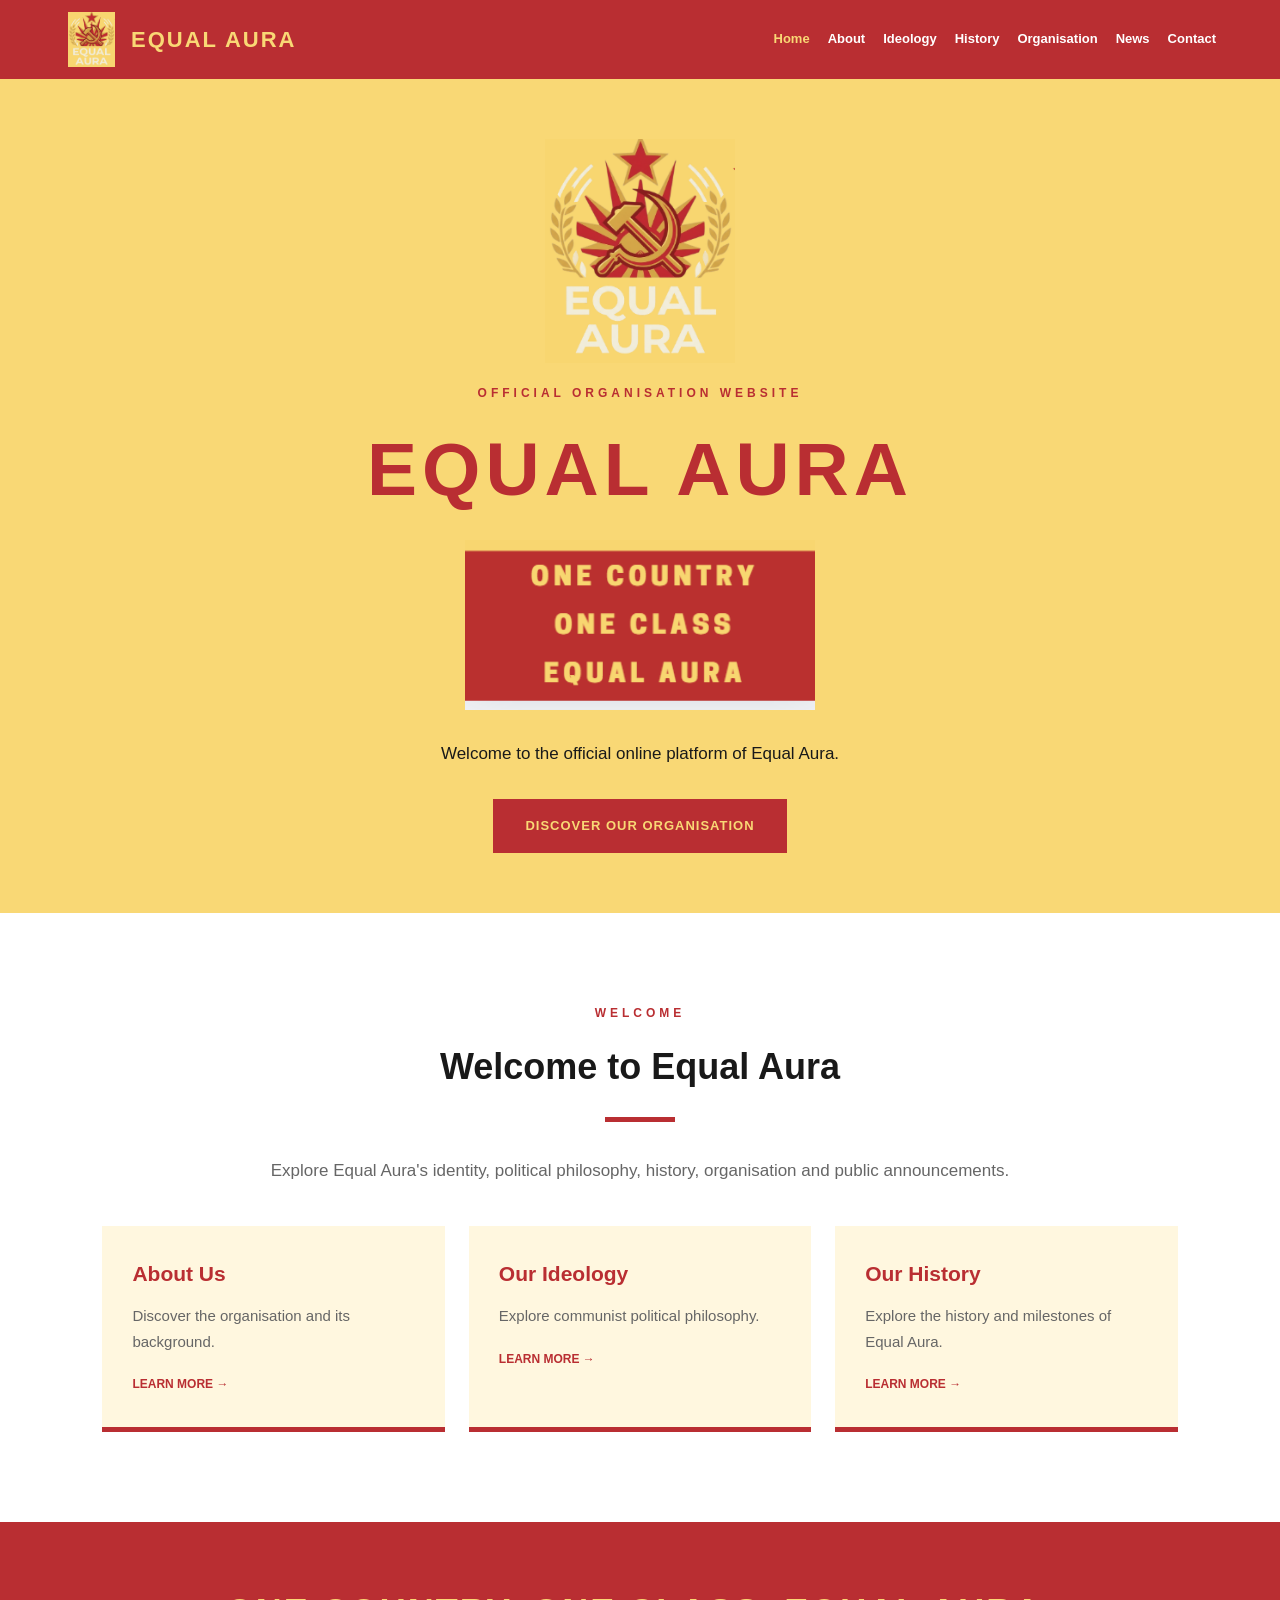
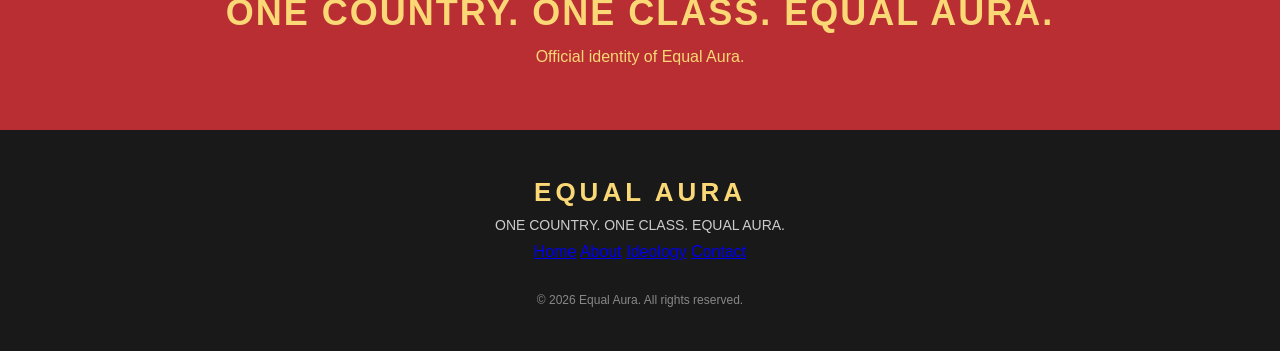
<file: index.html>
<!DOCTYPE html>
<html lang="en">
<head>
    <meta charset="UTF-8">
    <meta name="viewport" content="width=device-width, initial-scale=1.0">

    <title>Equal Aura | Official Website</title>

    <meta name="description"
          content="Official website of Equal Aura.">

    <link rel="stylesheet" href="style.css">
</head>

<body>

<header class="header">

    <a class="brand" href="index.html">
        <img src="logo.png" alt="Equal Aura logo">
        <span>EQUAL AURA</span>
    </a>

    <nav>
        <a class="active" href="index.html">Home</a>
        <a href="about.html">About</a>
        <a href="ideology.html">Ideology</a>
        <a href="history.html">History</a>
        <a href="organisation.html">Organisation</a>
        <a href="news.html">News</a>
        <a href="contact.html">Contact</a>
    </nav>

</header>

<main>

    <section class="hero" id="home">

        <div class="hero-content">

            <img
                src="logo.png"
                alt="Equal Aura official emblem"
                class="hero-logo"
            >

            <p class="eyebrow">
                OFFICIAL ORGANISATION WEBSITE
            </p>

            <h1>EQUAL AURA</h1>

            <img
                src="slogan.png"
                alt="One Country, One Class, Equal Aura"
                class="hero-slogan"
            >

            <p class="hero-description">
                Welcome to the official online platform
                of Equal Aura.
            </p>

            <a href="about.html" class="hero-button">
                DISCOVER OUR ORGANISATION
            </a>

        </div>

    </section>


    <section class="section welcome-section">

        <p class="eyebrow">WELCOME</p>

        <h2>Welcome to Equal Aura</h2>

        <div class="line"></div>

        <p class="intro">
            Explore Equal Aura's identity, political philosophy,
            history, organisation and public announcements.
        </p>

        <div class="cards">

            <a href="about.html" class="card">
                <h3>About Us</h3>
                <p>Discover the organisation and its background.</p>
                <span>LEARN MORE →</span>
            </a>

            <a href="ideology.html" class="card">
                <h3>Our Ideology</h3>
                <p>Explore communist political philosophy.</p>
                <span>LEARN MORE →</span>
            </a>

            <a href="history.html" class="card">
                <h3>Our History</h3>
                <p>Explore the history and milestones of Equal Aura.</p>
                <span>LEARN MORE →</span>
            </a>

        </div>

    </section>


    <section class="banner">

        <h2>ONE COUNTRY. ONE CLASS. EQUAL AURA.</h2>

        <p>Official identity of Equal Aura.</p>

    </section>

</main>


<footer>

    <h3>EQUAL AURA</h3>

    <p>ONE COUNTRY. ONE CLASS. EQUAL AURA.</p>

    <div class="footer-links">
        <a href="index.html">Home</a>
        <a href="about.html">About</a>
        <a href="ideology.html">Ideology</a>
        <a href="contact.html">Contact</a>
    </div>

    <p class="copyright">
        © 2026 Equal Aura. All rights reserved.
    </p>

</footer>

</body>
</html>
</file>
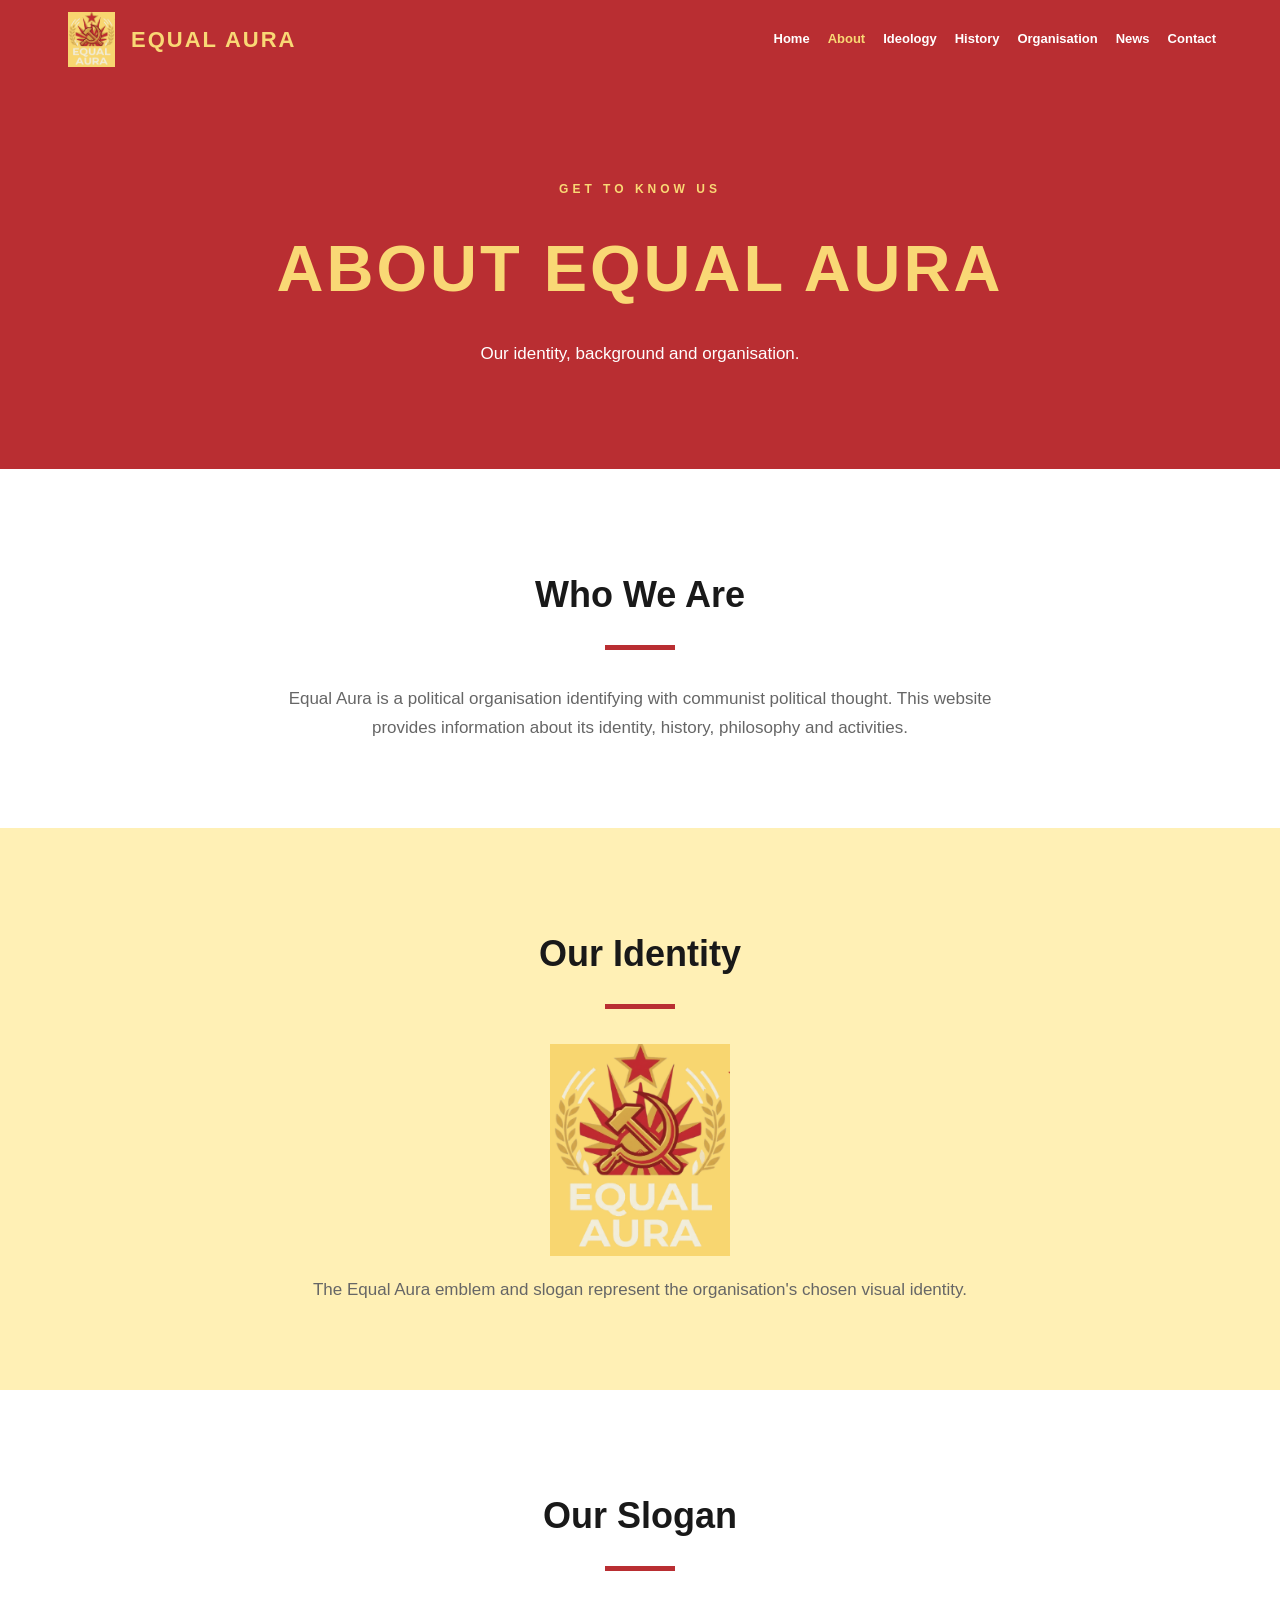
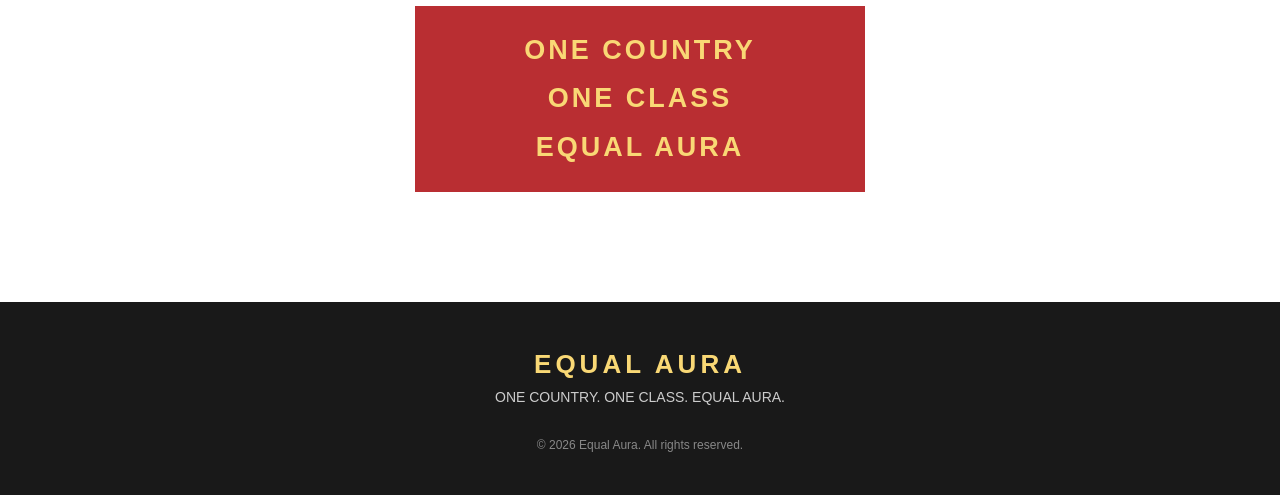
<file: about.html>
<!DOCTYPE html>
<html lang="en">
<head>
    <meta charset="UTF-8">
    <meta name="viewport" content="width=device-width, initial-scale=1.0">
    <title>About | Equal Aura</title>
    <link rel="stylesheet" href="style.css">
</head>
<body>

<header>
    <a class="brand" href="index.html">
        <img src="logo.png" alt="Equal Aura logo">
        <span>EQUAL AURA</span>
    </a>
    <nav>
        <a href="index.html">Home</a>
        <a class="active" href="about.html">About</a>
        <a href="ideology.html">Ideology</a>
        <a href="history.html">History</a>
        <a href="organisation.html">Organisation</a>
        <a href="news.html">News</a>
        <a href="contact.html">Contact</a>
    </nav>
</header>

<main>
    <section class="page-hero">
        <p class="eyebrow">GET TO KNOW US</p>
        <h1>ABOUT EQUAL AURA</h1>
        <p>Our identity, background and organisation.</p>
    </section>

    <section class="section">
        <h2>Who We Are</h2>
        <div class="line"></div>

        <p class="intro">
            Equal Aura is a political organisation identifying
            with communist political thought.
            This website provides information about its identity,
            history, philosophy and activities.
        </p>
    </section>

    <section class="section light-section">
        <h2>Our Identity</h2>
        <div class="line"></div>

        <img class="content-logo" src="logo.png"
             alt="Equal Aura official logo">

        <p class="intro">
            The Equal Aura emblem and slogan represent the
            organisation's chosen visual identity.
        </p>
    </section>

    <section class="section">
        <h2>Our Slogan</h2>
        <div class="line"></div>
        <div class="slogan slogan-large">
            ONE COUNTRY<br>
            ONE CLASS<br>
            EQUAL AURA
        </div>
    </section>
</main>

<footer>
    <h3>EQUAL AURA</h3>
    <p>ONE COUNTRY. ONE CLASS. EQUAL AURA.</p>
    <p class="copyright">© 2026 Equal Aura. All rights reserved.</p>
</footer>

</body>
</html>
</file>
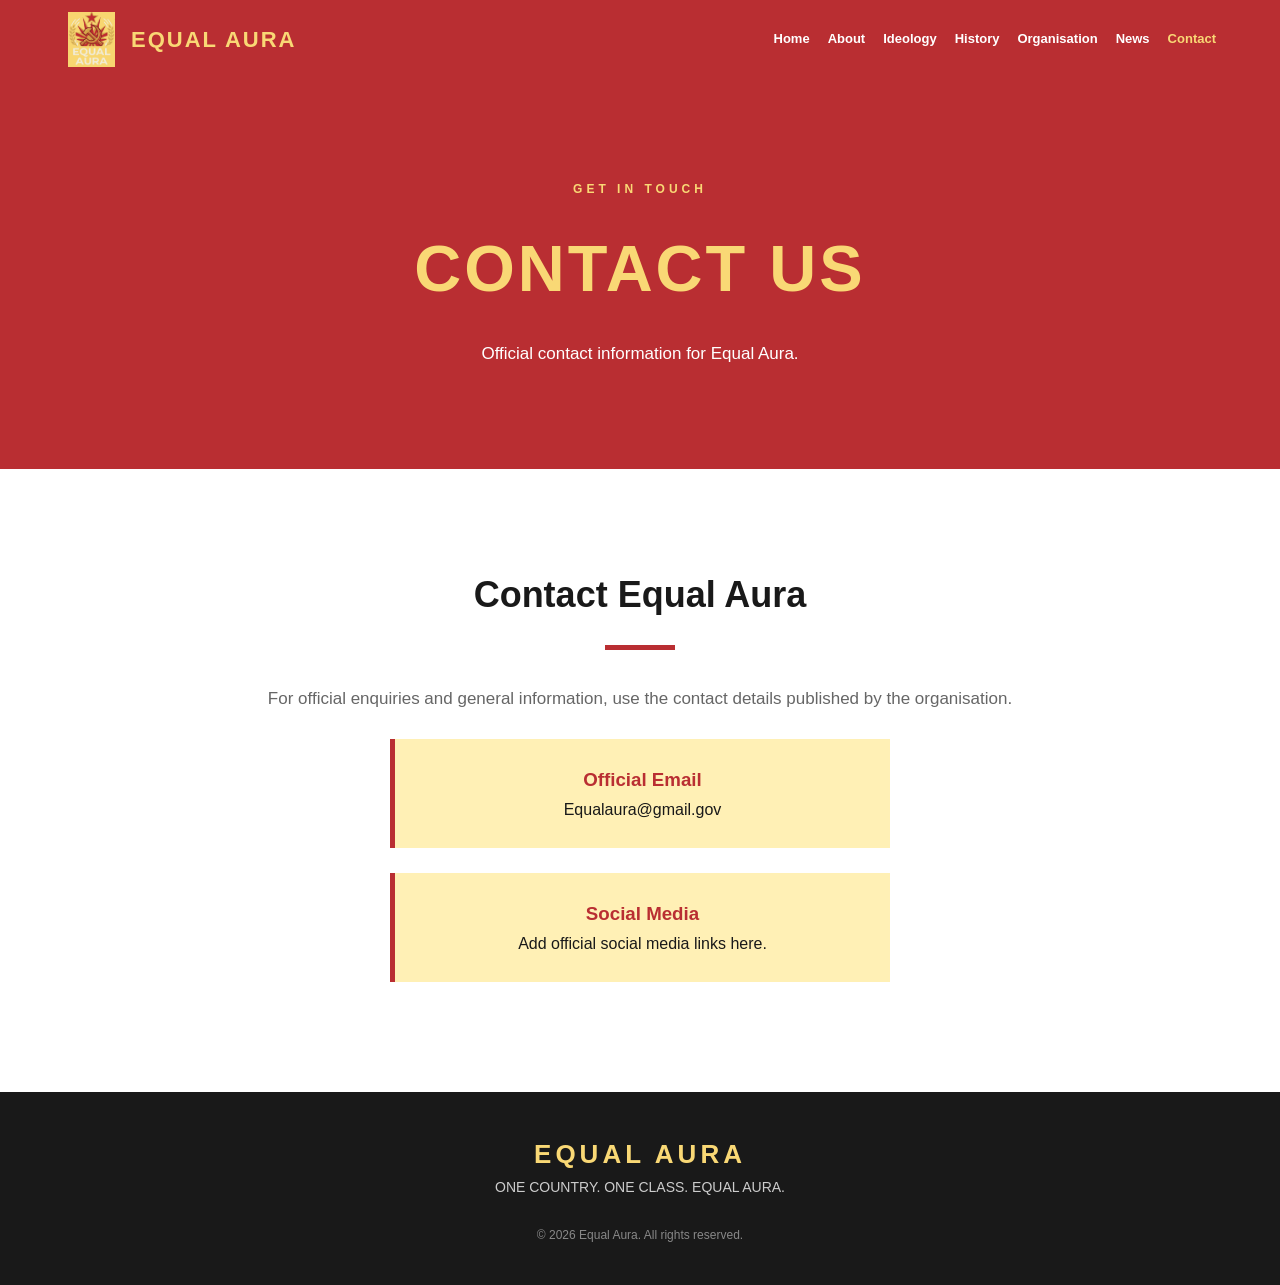
<file: contact.html>
<!DOCTYPE html>
<html lang="en">
<head>
    <meta charset="UTF-8">
    <meta name="viewport" content="width=device-width, initial-scale=1.0">
    <title>Contact | Equal Aura</title>
    <link rel="stylesheet" href="style.css">
</head>
<body>

<header>
    <a class="brand" href="index.html">
        <img src="logo.png" alt="Equal Aura logo">
        <span>EQUAL AURA</span>
    </a>
    <nav>
        <a href="index.html">Home</a>
        <a href="about.html">About</a>
        <a href="ideology.html">Ideology</a>
        <a href="history.html">History</a>
        <a href="organisation.html">Organisation</a>
        <a href="news.html">News</a>
        <a class="active" href="contact.html">Contact</a>
    </nav>
</header>

<main>
    <section class="page-hero">
        <p class="eyebrow">GET IN TOUCH</p>
        <h1>CONTACT US</h1>
        <p>Official contact information for Equal Aura.</p>
    </section>

    <section class="section">
        <h2>Contact Equal Aura</h2>
        <div class="line"></div>

        <p class="intro">
            For official enquiries and general information,
            use the contact details published by the organisation.
        </p>

        <div class="contact-card">
            <h3>Official Email</h3>
            <p>Equalaura@gmail.gov</p>
        </div>

        <div class="contact-card">
            <h3>Social Media</h3>
            <p>Add official social media links here.</p>
        </div>
    </section>
</main>

<footer>
    <h3>EQUAL AURA</h3>
    <p>ONE COUNTRY. ONE CLASS. EQUAL AURA.</p>
    <p class="copyright">© 2026 Equal Aura. All rights reserved.</p>
</footer>

</body>
</html>
</file>
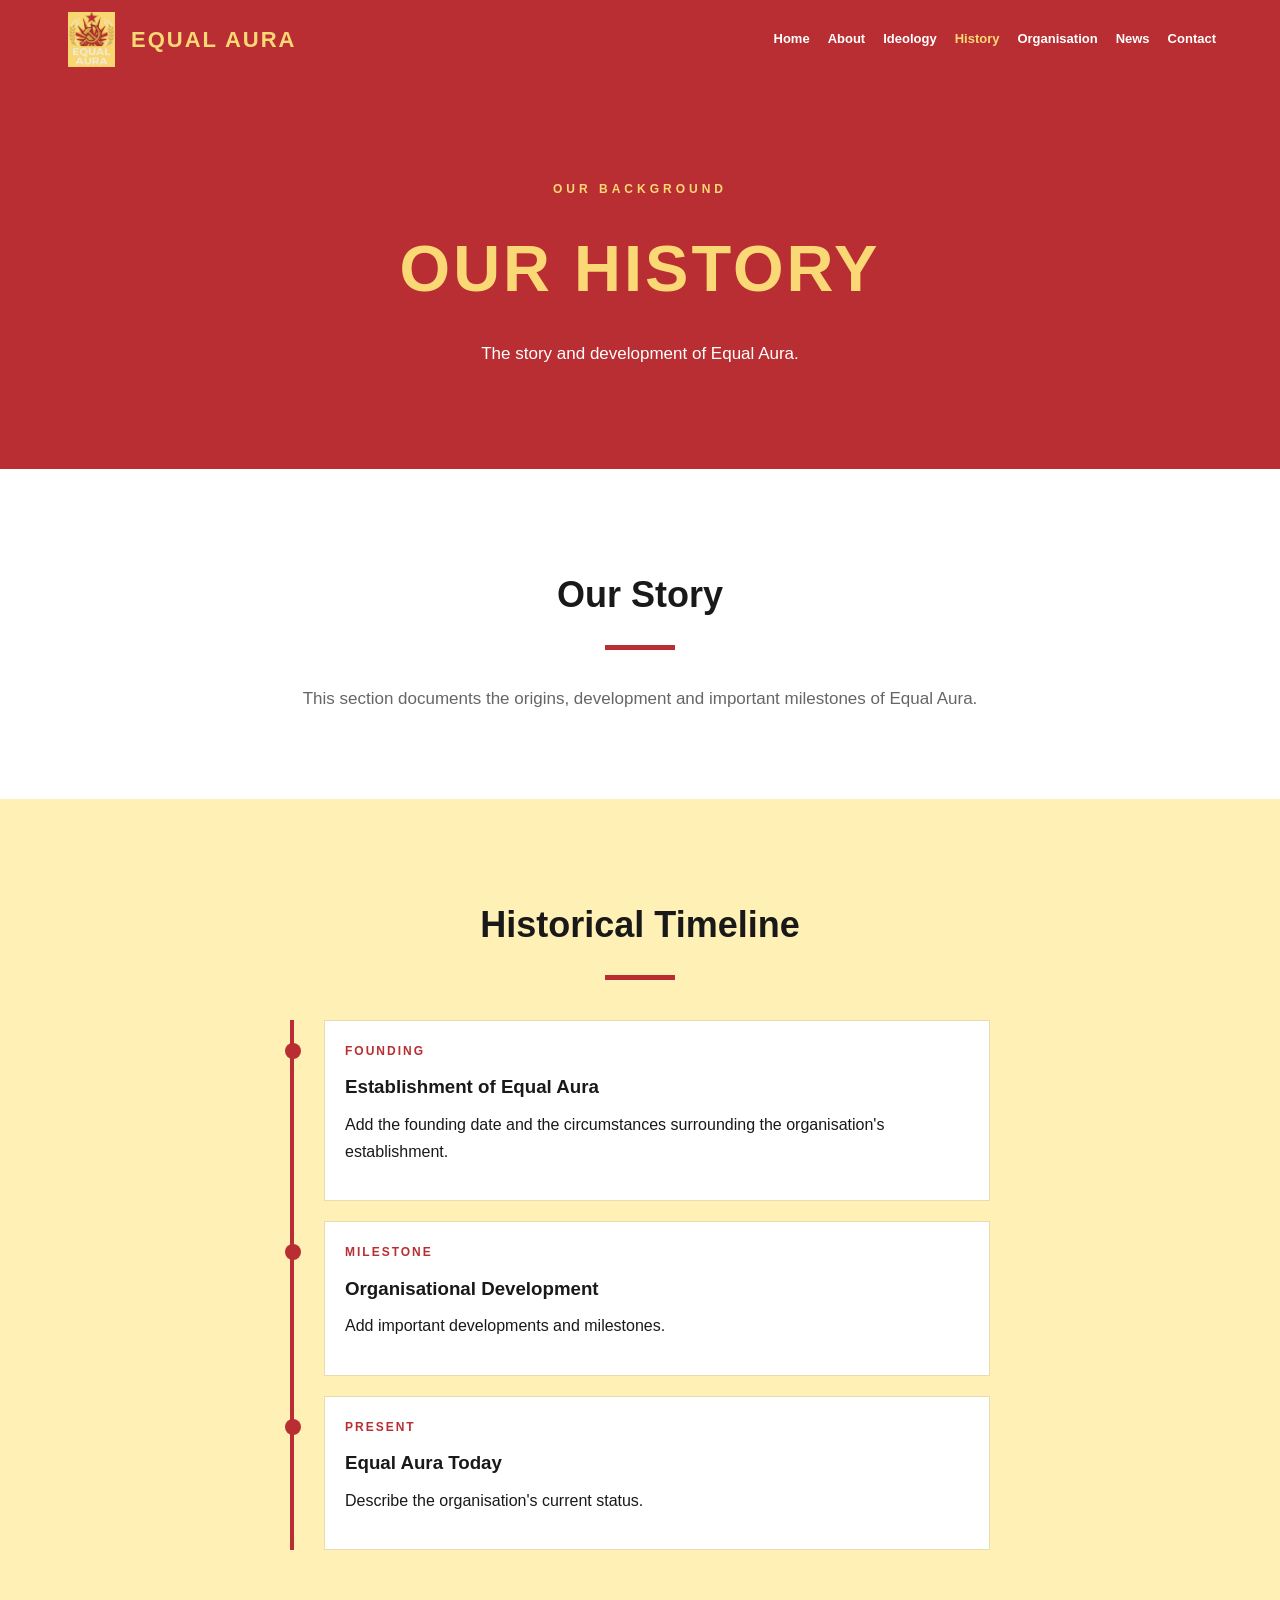
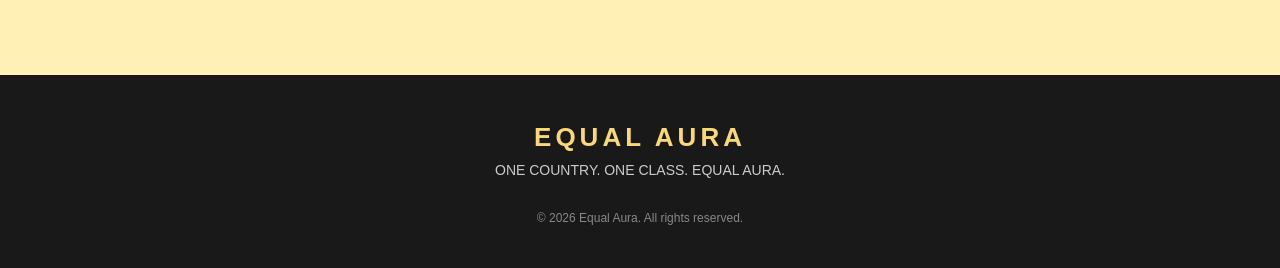
<file: history.html>
<!DOCTYPE html>
<html lang="en">
<head>
    <meta charset="UTF-8">
    <meta name="viewport" content="width=device-width, initial-scale=1.0">
    <title>History | Equal Aura</title>
    <link rel="stylesheet" href="style.css">
</head>
<body>

<header>
    <a class="brand" href="index.html">
        <img src="logo.png" alt="Equal Aura logo">
        <span>EQUAL AURA</span>
    </a>
    <nav>
        <a href="index.html">Home</a>
        <a href="about.html">About</a>
        <a href="ideology.html">Ideology</a>
        <a class="active" href="history.html">History</a>
        <a href="organisation.html">Organisation</a>
        <a href="news.html">News</a>
        <a href="contact.html">Contact</a>
    </nav>
</header>

<main>
    <section class="page-hero">
        <p class="eyebrow">OUR BACKGROUND</p>
        <h1>OUR HISTORY</h1>
        <p>The story and development of Equal Aura.</p>
    </section>

    <section class="section">
        <h2>Our Story</h2>
        <div class="line"></div>

        <p class="intro">
            This section documents the origins, development
            and important milestones of Equal Aura.
        </p>
    </section>

    <section class="section light-section">
        <h2>Historical Timeline</h2>
        <div class="line"></div>

        <div class="timeline">

            <div class="timeline-item">
                <span>FOUNDING</span>
                <h3>Establishment of Equal Aura</h3>
                <p>
                    Add the founding date and the circumstances
                    surrounding the organisation's establishment.
                </p>
            </div>

            <div class="timeline-item">
                <span>MILESTONE</span>
                <h3>Organisational Development</h3>
                <p>
                    Add important developments and milestones.
                </p>
            </div>

            <div class="timeline-item">
                <span>PRESENT</span>
                <h3>Equal Aura Today</h3>
                <p>
                    Describe the organisation's current status.
                </p>
            </div>

        </div>
    </section>
</main>

<footer>
    <h3>EQUAL AURA</h3>
    <p>ONE COUNTRY. ONE CLASS. EQUAL AURA.</p>
    <p class="copyright">© 2026 Equal Aura. All rights reserved.</p>
</footer>

</body>
</html>
</file>
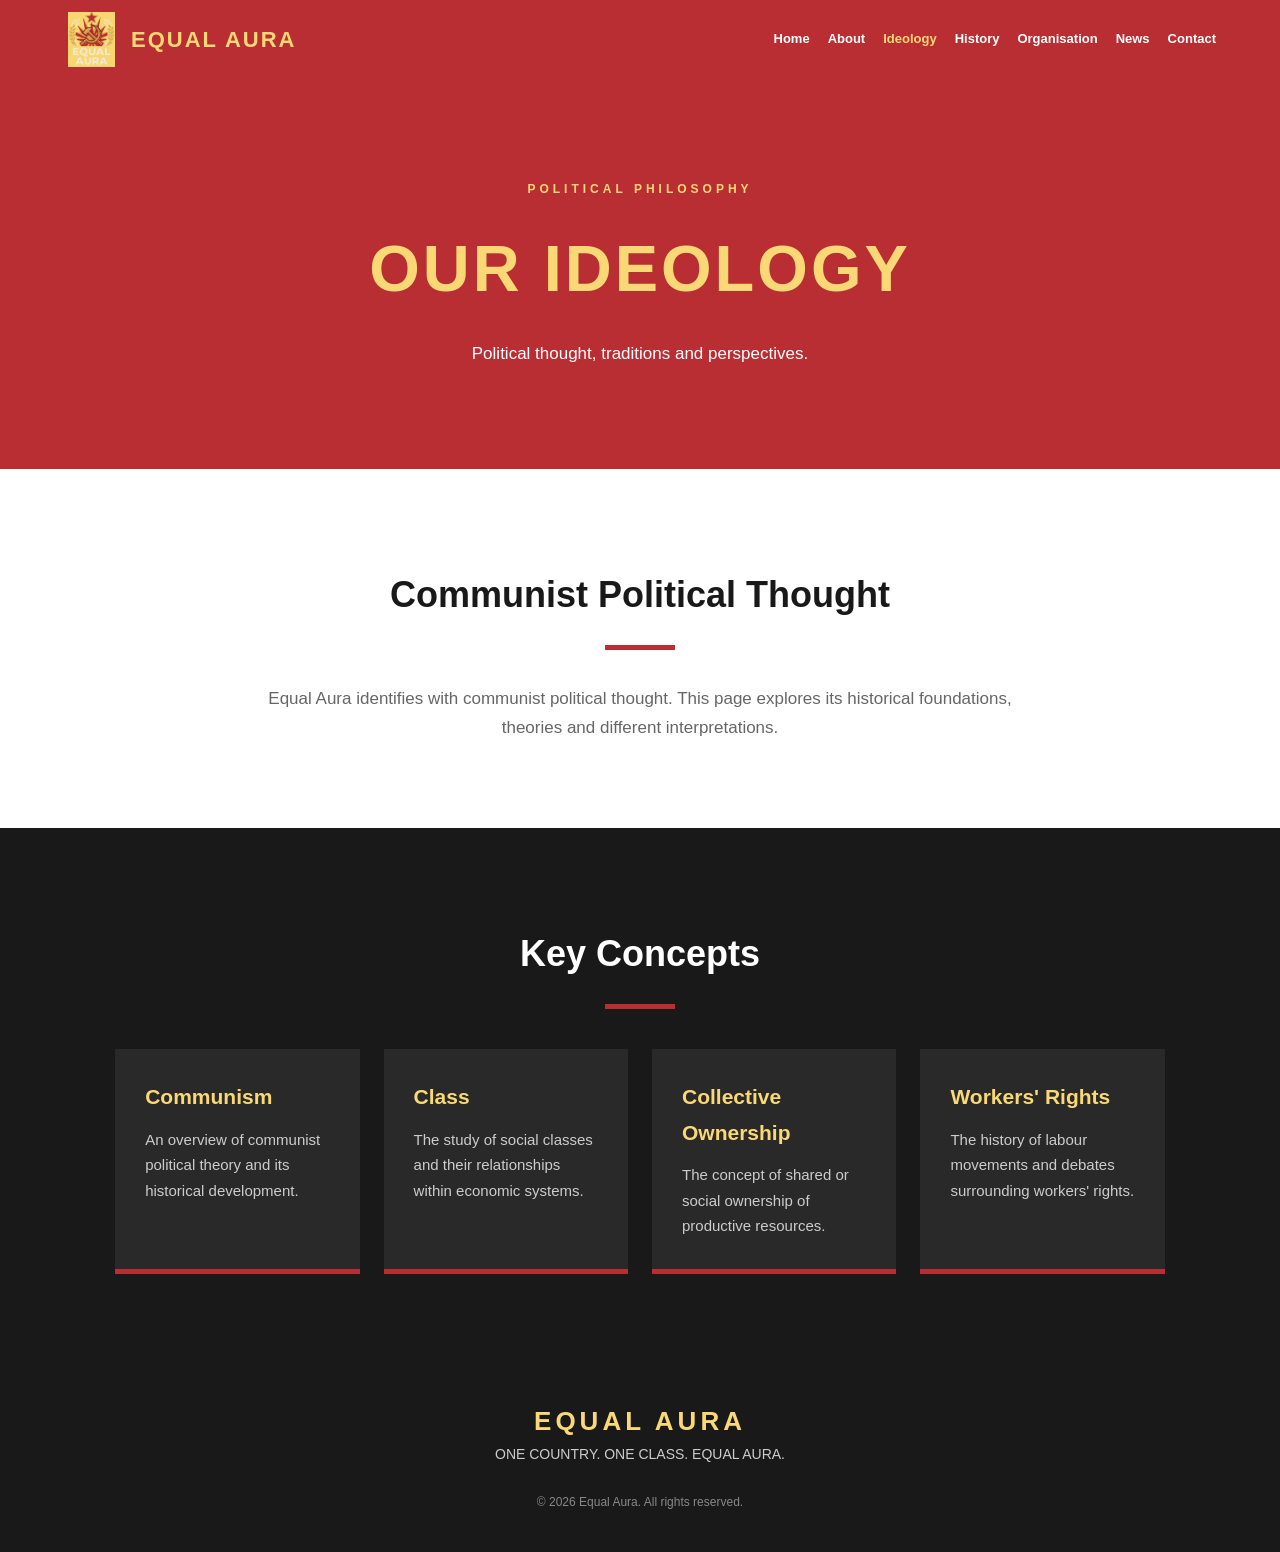
<file: ideology.html>
<!DOCTYPE html>
<html lang="en">
<head>
    <meta charset="UTF-8">
    <meta name="viewport" content="width=device-width, initial-scale=1.0">
    <title>Ideology | Equal Aura</title>
    <link rel="stylesheet" href="style.css">
</head>
<body>

<header>
    <a class="brand" href="index.html">
        <img src="logo.png" alt="Equal Aura logo">
        <span>EQUAL AURA</span>
    </a>
    <nav>
        <a href="index.html">Home</a>
        <a href="about.html">About</a>
        <a class="active" href="ideology.html">Ideology</a>
        <a href="history.html">History</a>
        <a href="organisation.html">Organisation</a>
        <a href="news.html">News</a>
        <a href="contact.html">Contact</a>
    </nav>
</header>

<main>
    <section class="page-hero">
        <p class="eyebrow">POLITICAL PHILOSOPHY</p>
        <h1>OUR IDEOLOGY</h1>
        <p>Political thought, traditions and perspectives.</p>
    </section>

    <section class="section">
        <h2>Communist Political Thought</h2>
        <div class="line"></div>

        <p class="intro">
            Equal Aura identifies with communist political
            thought. This page explores its historical
            foundations, theories and different interpretations.
        </p>
    </section>

    <section class="section dark-section">
        <h2>Key Concepts</h2>
        <div class="line"></div>

        <div class="cards">
            <div class="card">
                <h3>Communism</h3>
                <p>
                    An overview of communist political theory
                    and its historical development.
                </p>
            </div>

            <div class="card">
                <h3>Class</h3>
                <p>
                    The study of social classes and their
                    relationships within economic systems.
                </p>
            </div>

            <div class="card">
                <h3>Collective Ownership</h3>
                <p>
                    The concept of shared or social ownership
                    of productive resources.
                </p>
            </div>

            <div class="card">
                <h3>Workers' Rights</h3>
                <p>
                    The history of labour movements and
                    debates surrounding workers' rights.
                </p>
            </div>
        </div>
    </section>
</main>

<footer>
    <h3>EQUAL AURA</h3>
    <p>ONE COUNTRY. ONE CLASS. EQUAL AURA.</p>
    <p class="copyright">© 2026 Equal Aura. All rights reserved.</p>
</footer>

</body>
</html>
</file>
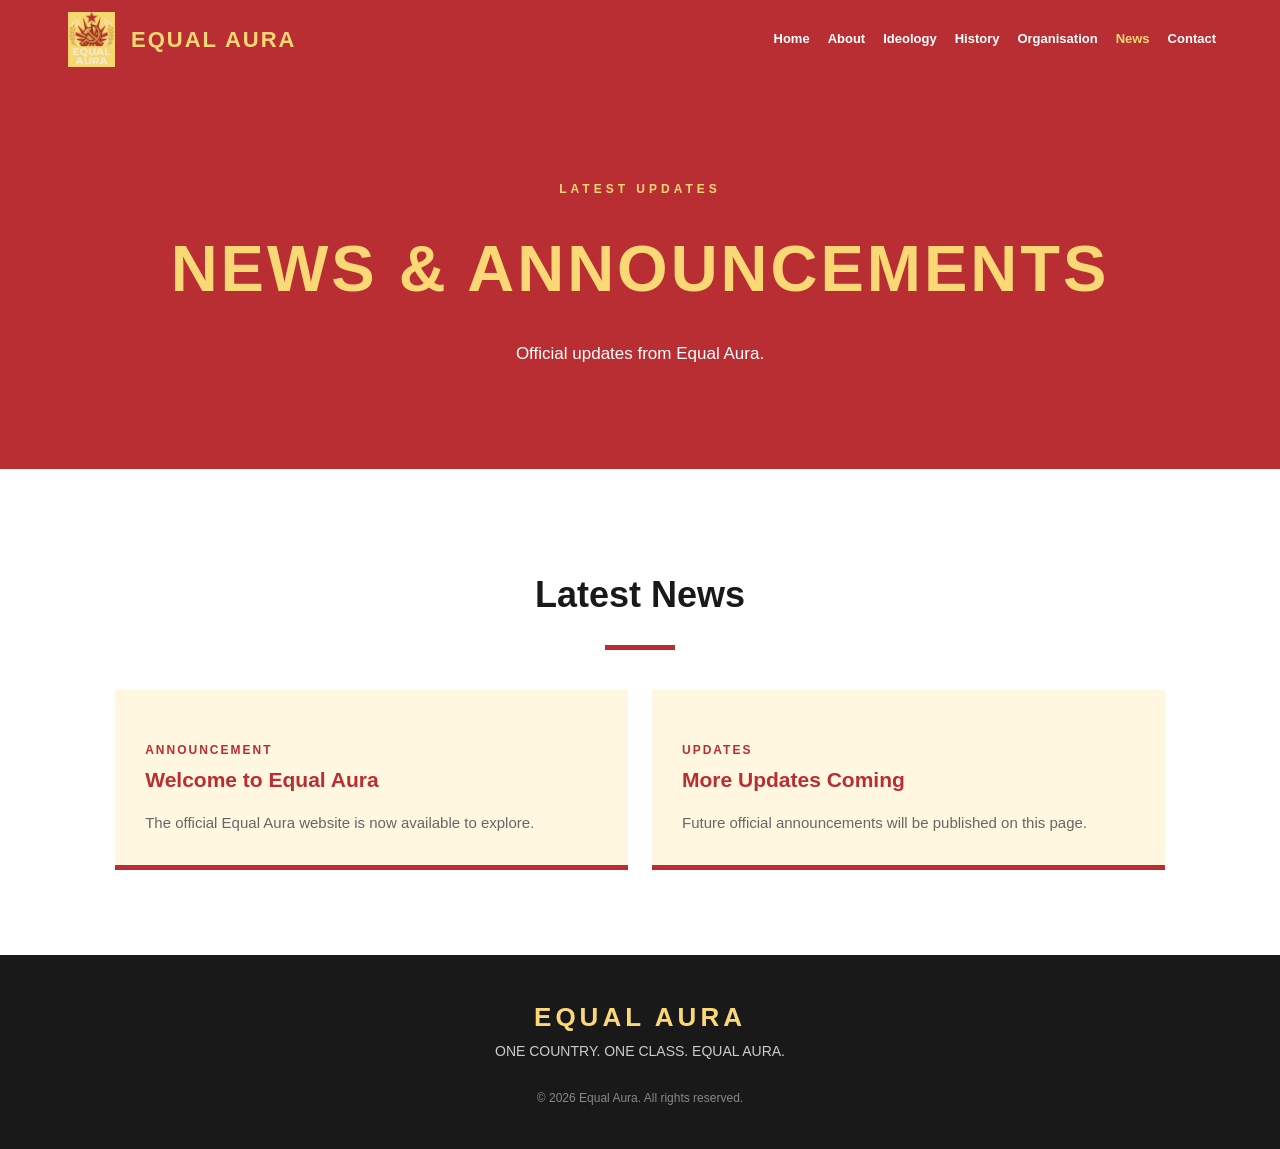
<file: news.html>
<!DOCTYPE html>
<html lang="en">
<head>
    <meta charset="UTF-8">
    <meta name="viewport" content="width=device-width, initial-scale=1.0">
    <title>News | Equal Aura</title>
    <link rel="stylesheet" href="style.css">
</head>
<body>

<header>
    <a class="brand" href="index.html">
        <img src="logo.png" alt="Equal Aura logo">
        <span>EQUAL AURA</span>
    </a>
    <nav>
        <a href="index.html">Home</a>
        <a href="about.html">About</a>
        <a href="ideology.html">Ideology</a>
        <a href="history.html">History</a>
        <a href="organisation.html">Organisation</a>
        <a class="active" href="news.html">News</a>
        <a href="contact.html">Contact</a>
    </nav>
</header>

<main>
    <section class="page-hero">
        <p class="eyebrow">LATEST UPDATES</p>
        <h1>NEWS & ANNOUNCEMENTS</h1>
        <p>Official updates from Equal Aura.</p>
    </section>

    <section class="section">
        <h2>Latest News</h2>
        <div class="line"></div>

        <div class="cards">
            <article class="card">
                <span class="news-label">ANNOUNCEMENT</span>
                <h3>Welcome to Equal Aura</h3>
                <p>
                    The official Equal Aura website is now
                    available to explore.
                </p>
            </article>

            <article class="card">
                <span class="news-label">UPDATES</span>
                <h3>More Updates Coming</h3>
                <p>
                    Future official announcements will
                    be published on this page.
                </p>
            </article>
        </div>
    </section>
</main>

<footer>
    <h3>EQUAL AURA</h3>
    <p>ONE COUNTRY. ONE CLASS. EQUAL AURA.</p>
    <p class="copyright">© 2026 Equal Aura. All rights reserved.</p>
</footer>

</body>
</html>
</file>
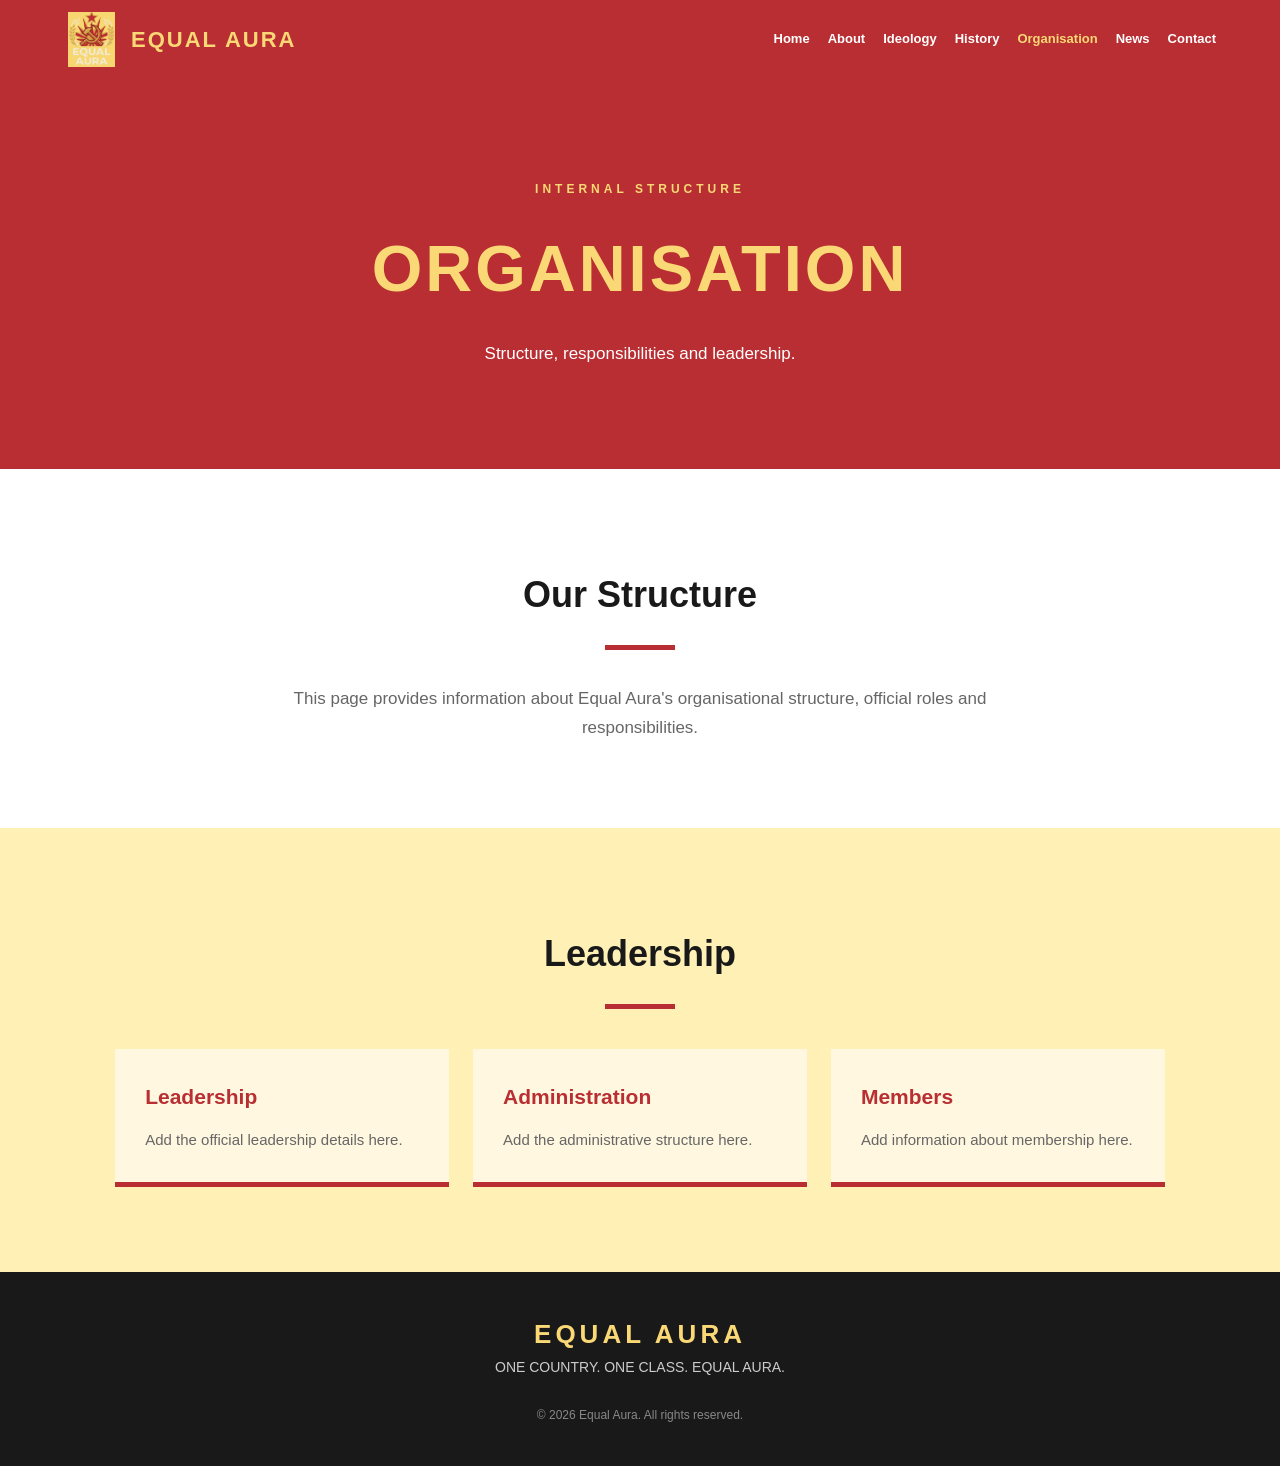
<file: organisation.html>
<!DOCTYPE html>
<html lang="en">
<head>
    <meta charset="UTF-8">
    <meta name="viewport" content="width=device-width, initial-scale=1.0">
    <title>Organisation | Equal Aura</title>
    <link rel="stylesheet" href="style.css">
</head>
<body>

<header>
    <a class="brand" href="index.html">
        <img src="logo.png" alt="Equal Aura logo">
        <span>EQUAL AURA</span>
    </a>
    <nav>
        <a href="index.html">Home</a>
        <a href="about.html">About</a>
        <a href="ideology.html">Ideology</a>
        <a href="history.html">History</a>
        <a class="active" href="organisation.html">Organisation</a>
        <a href="news.html">News</a>
        <a href="contact.html">Contact</a>
    </nav>
</header>

<main>
    <section class="page-hero">
        <p class="eyebrow">INTERNAL STRUCTURE</p>
        <h1>ORGANISATION</h1>
        <p>Structure, responsibilities and leadership.</p>
    </section>

    <section class="section">
        <h2>Our Structure</h2>
        <div class="line"></div>

        <p class="intro">
            This page provides information about Equal Aura's
            organisational structure, official roles and
            responsibilities.
        </p>
    </section>

    <section class="section light-section">
        <h2>Leadership</h2>
        <div class="line"></div>

        <div class="cards">
            <div class="card">
                <h3>Leadership</h3>
                <p>Add the official leadership details here.</p>
            </div>

            <div class="card">
                <h3>Administration</h3>
                <p>Add the administrative structure here.</p>
            </div>

            <div class="card">
                <h3>Members</h3>
                <p>Add information about membership here.</p>
            </div>
        </div>
    </section>
</main>

<footer>
    <h3>EQUAL AURA</h3>
    <p>ONE COUNTRY. ONE CLASS. EQUAL AURA.</p>
    <p class="copyright">© 2026 Equal Aura. All rights reserved.</p>
</footer>

</body>
</html>
</file>
<file: style.css>
/* =====================================
   EQUAL AURA - OFFICIAL WEBSITE
===================================== */

:root {
    --red: #b92e32;
    --dark-red: #922124;
    --gold: #f9d875;
    --light-gold: #fff0b5;
    --white: #ffffff;
    --black: #191919;
    --grey: #666666;
}

* {
    margin: 0;
    padding: 0;
    box-sizing: border-box;
    scroll-behavior: smooth;
}

body {
    font-family: Arial, Helvetica, sans-serif;
    color: var(--black);
    background: var(--gold);
    line-height: 1.7;
}


/* HEADER */

header {
    background: var(--red);
    padding: 12px 5%;
    display: flex;
    justify-content: space-between;
    align-items: center;
    flex-wrap: wrap;
    gap: 15px;
}

.brand {
    display: flex;
    align-items: center;
    gap: 12px;
    color: var(--gold);
    text-decoration: none;
    font-size: 22px;
    font-weight: 900;
    letter-spacing: 2px;
}

.brand img {
    width: 55px;
    height: 55px;
    object-fit: contain;
}

nav {
    display: flex;
    flex-wrap: wrap;
    gap: 18px;
}

nav a {
    color: white;
    text-decoration: none;
    font-size: 13px;
    font-weight: bold;
    transition: 0.3s;
}

nav a:hover,
nav a.active {
    color: var(--gold);
}


/* HOMEPAGE HERO */

.hero {
    min-height: 680px;
    background: var(--gold);
    display: flex;
    align-items: center;
    justify-content: center;
    text-align: center;
    padding: 55px 20px;
}

.hero-content {
    max-width: 850px;
}

.hero-logo {
    width: 200px;
    max-width: 65%;
    height: auto;
    display: block;
    margin: 0 auto 15px;
}

.hero h1 {
    color: var(--red);
    font-size: clamp(45px, 8vw, 80px);
    font-weight: 900;
    letter-spacing: 6px;
}

.eyebrow {
    color: var(--red);
    font-size: 12px;
    font-weight: 900;
    letter-spacing: 4px;
    margin-bottom: 12px;
}

.slogan {
    background: var(--red);
    color: var(--gold);
    padding: 20px;
    font-size: 27px;
    font-weight: 900;
    letter-spacing: 3px;
    line-height: 1.8;
    margin: 25px auto;
    max-width: 450px;
}

.slogan-image {
    width: 370px;
    max-width: 90%;
    display: block;
    margin: 25px auto;
}

.hero-description {
    margin: 20px 0;
    font-size: 17px;
}

.button {
    display: inline-block;
    background: var(--red);
    color: var(--gold);
    text-decoration: none;
    padding: 14px 28px;
    font-weight: bold;
    font-size: 13px;
    letter-spacing: 1px;
    margin-top: 15px;
    transition: 0.3s;
}

.button:hover {
    background: var(--dark-red);
    transform: translateY(-3px);
}


/* INNER PAGE HERO */

.page-hero {
    background: var(--red);
    color: white;
    text-align: center;
    padding: 100px 20px;
}

.page-hero .eyebrow {
    color: var(--gold);
}

.page-hero h1 {
    font-size: clamp(35px, 7vw, 65px);
    color: var(--gold);
    letter-spacing: 3px;
    margin: 15px 0;
}

.page-hero p:not(.eyebrow) {
    font-size: 17px;
}


/* GENERAL SECTIONS */

.section {
    padding: 85px 9%;
    text-align: center;
    background: white;
}

.section h2 {
    font-size: 36px;
    margin: 10px 0;
}

.line {
    width: 70px;
    height: 5px;
    background: var(--red);
    margin: 20px auto 35px;
}

.intro {
    max-width: 750px;
    margin: auto;
    color: var(--grey);
    font-size: 17px;
}

.light-section {
    background: var(--light-gold);
}

.content-logo {
    width: 180px;
    max-width: 70%;
    display: block;
    margin: 20px auto;
}


/* CARDS */

.cards {
    display: grid;
    grid-template-columns:
        repeat(auto-fit, minmax(220px, 1fr));
    gap: 24px;
    margin-top: 40px;
    text-align: left;
}

.card {
    background: #fff7df;
    border-bottom: 5px solid var(--red);
    padding: 30px;
    text-decoration: none;
    color: var(--black);
    transition: 0.3s;
}

.card:hover {
    transform: translateY(-6px);
    box-shadow: 0 10px 25px rgba(0,0,0,0.1);
}

.card h3 {
    color: var(--red);
    font-size: 21px;
    margin-bottom: 12px;
}

.card p {
    color: var(--grey);
    font-size: 15px;
}

.card span {
    display: inline-block;
    color: var(--red);
    font-weight: bold;
    font-size: 12px;
    margin-top: 20px;
}


/* DARK SECTION */

.dark-section {
    background: var(--black);
    color: white;
}

.dark-section .intro {
    color: #dddddd;
}

.dark-section .card {
    background: #292929;
    color: white;
}

.dark-section .card p {
    color: #cccccc;
}

.dark-section .card h3 {
    color: var(--gold);
}


/* HISTORY TIMELINE */

.timeline {
    max-width: 700px;
    margin: 40px auto;
    text-align: left;
    border-left: 4px solid var(--red);
    padding-left: 30px;
}

.timeline-item {
    position: relative;
    padding: 15px 20px 35px;
    margin-bottom: 20px;
    background: white;
    border: 1px solid #eadcae;
}

.timeline-item::before {
    content: "";
    position: absolute;
    left: -40px;
    top: 22px;
    width: 16px;
    height: 16px;
    background: var(--red);
    border-radius: 50%;
}

.timeline-item span {
    color: var(--red);
    font-size: 12px;
    font-weight: bold;
    letter-spacing: 2px;
}

.timeline-item h3 {
    margin: 8px 0;
}


/* NEWS */

.news-label {
    color: var(--red);
    font-size: 11px;
    font-weight: bold;
    letter-spacing: 2px;
}


/* CONTACT */

.contact-card {
    background: var(--light-gold);
    max-width: 500px;
    margin: 25px auto;
    padding: 25px;
    border-left: 5px solid var(--red);
}

.contact-card h3 {
    color: var(--red);
}


/* HOMEPAGE BANNER */

.banner {
    background: var(--red);
    color: var(--gold);
    text-align: center;
    padding: 60px 20px;
}

.banner h2 {
    font-size: clamp(22px, 4vw, 36px);
    letter-spacing: 2px;
}


/* FOOTER */

footer {
    background: var(--black);
    color: white;
    text-align: center;
    padding: 40px 20px;
}

footer h3 {
    color: var(--gold);
    font-size: 26px;
    letter-spacing: 4px;
}

footer p {
    color: #cccccc;
    font-size: 14px;
}

.copyright {
    margin-top: 25px;
    color: #888888;
    font-size: 12px;
}


/* MOBILE RESPONSIVENESS */

@media (max-width: 850px) {

    header {
        flex-direction: column;
        justify-content: center;
    }

    nav {
        justify-content: center;
        gap: 12px;
    }

    .hero {
        min-height: 550px;
    }

    .hero h1 {
        letter-spacing: 3px;
    }

    .slogan {
        font-size: 21px;
    }

    .section {
        padding: 65px 7%;
    }

    .page-hero {
        padding: 75px 15px;
    }

}

@media (max-width: 450px) {

    .brand {
        font-size: 19px;
    }

    nav {
        gap: 10px;
    }

    nav a {
        font-size: 12px;
    }

    .hero-logo {
        width: 155px;
    }

    .hero h1 {
        font-size: 40px;
    }

    .section h2 {
        font-size: 29px;
    }

}

/* ==================================
   HOMEPAGE LAYOUT FIX
================================== */

.hero {
    background: var(--gold);
    min-height: 680px;
    width: 100%;
    display: flex;
    justify-content: center;
    align-items: center;
    text-align: center;
    padding: 60px 20px;
}

.hero-content {
    width: 100%;
    max-width: 850px;
    display: flex;
    flex-direction: column;
    align-items: center;
    justify-content: center;
    gap: 15px;
    margin: auto;
}

.hero-logo {
    width: 190px;
    height: auto;
    display: block;
    margin: 0 auto;
}

.hero h1 {
    color: var(--red);
    font-size: clamp(42px, 7vw, 75px);
    letter-spacing: 5px;
    line-height: 1.1;
    margin: 5px 0;
}

.hero .eyebrow {
    color: var(--red);
    text-align: center;
    margin: 5px 0;
}

.hero-slogan {
    display: block;
    width: 350px;
    max-width: 90%;
    height: auto;
    margin: 10px auto;
}

.hero-description {
    max-width: 600px;
    color: var(--black);
    font-size: 17px;
    text-align: center;
    margin: 5px auto;
}

.hero-button {
    display: inline-block;
    background: var(--red);
    color: var(--gold);
    padding: 16px 32px;
    text-decoration: none;
    font-size: 13px;
    font-weight: bold;
    letter-spacing: 1px;
    margin-top: 10px;
    transition: 0.3s;
}

.hero-button:hover {
    background: var(--dark-red);
    transform: translateY(-3px);
}


/* WELCOME SECTION */

.welcome-section {
    padding: 90px 8%;
    text-align: center;
    background: white;
}

.welcome-section .cards {
    text-align: left;
}


/* MOBILE FIX */

@media (max-width: 700px) {

    .hero {
        min-height: 600px;
        padding: 45px 15px;
    }

    .hero-logo {
        width: 155px;
    }

    .hero h1 {
        font-size: 42px;
        letter-spacing: 3px;
    }

    .hero-slogan {
        width: 300px;
    }

    .hero-description {
        font-size: 15px;
    }

    .hero-button {
        padding: 14px 20px;
    }

}
</file>
